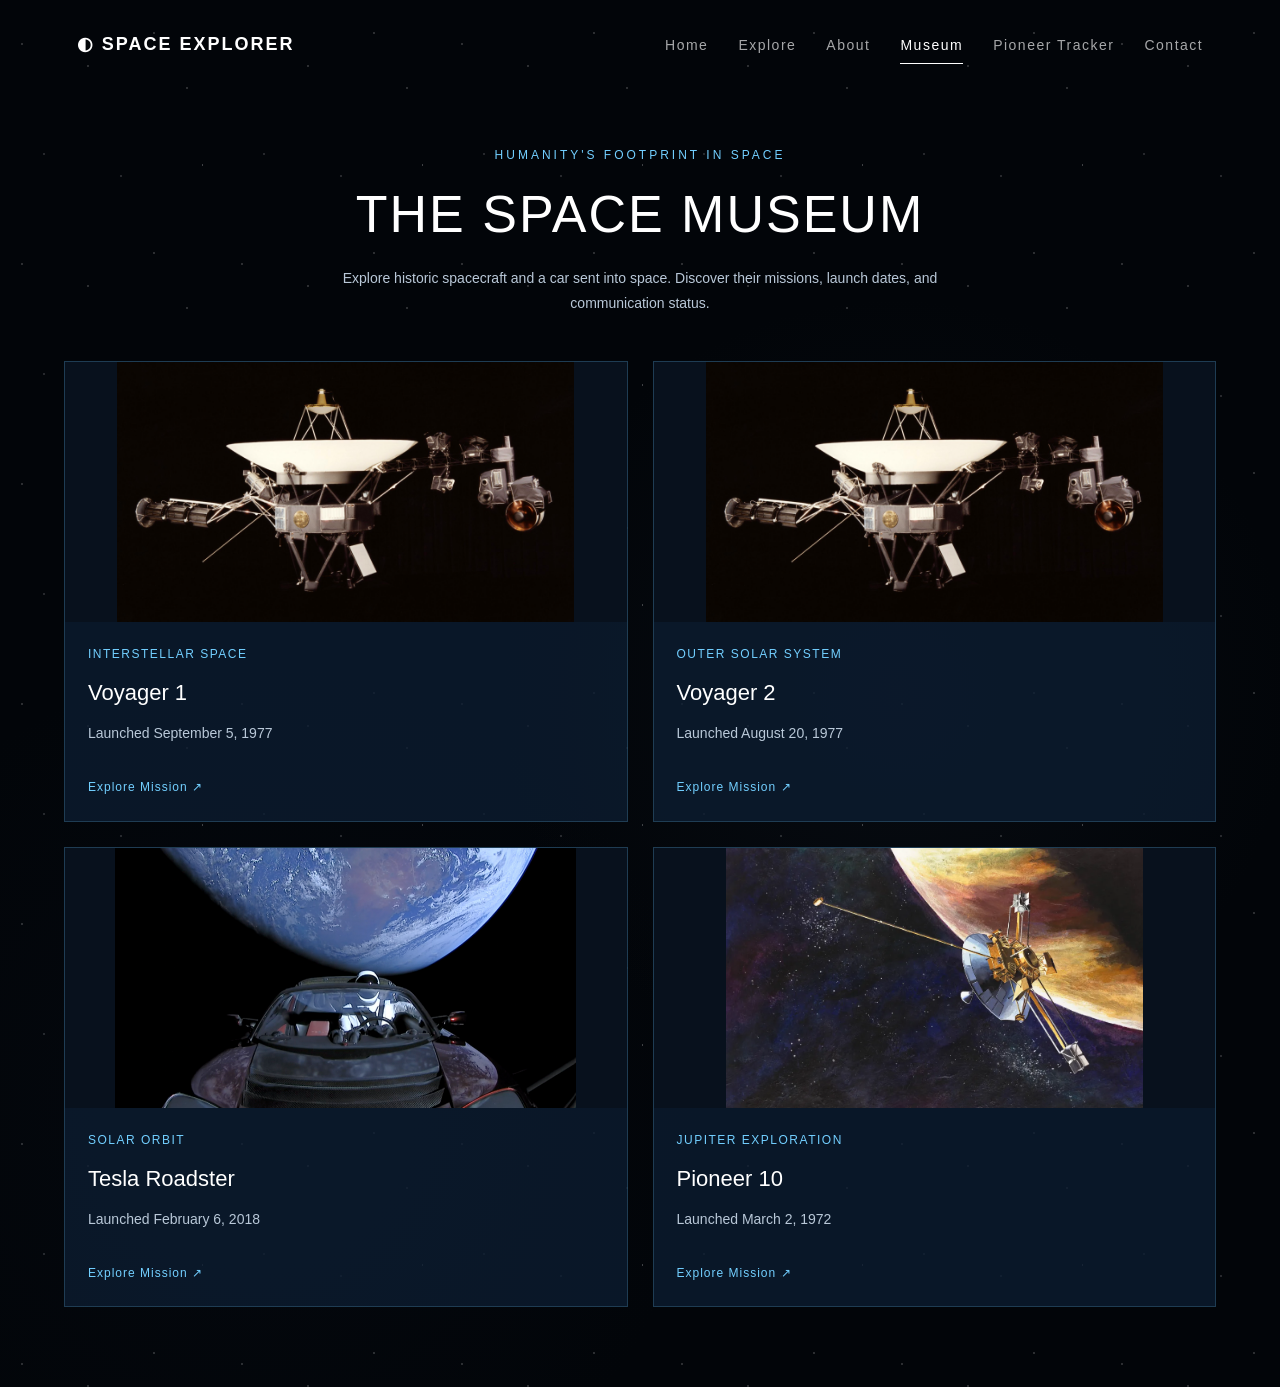
<file: museum.html>
<!DOCTYPE html>
<html lang="en">
<head>
    <meta charset="UTF-8">
    <meta name="viewport" content="width=device-width, initial-scale=1.0">
    <title>Space Museum | Abandoned but Not Forgotten</title>
    <link rel="stylesheet" href="style.css">
</head>

<body>
    <div class="space museum-page">

        <header>
            <div class="logo">◐ SPACE EXPLORER</div>
            <nav>
                <a href="index.html">Home</a>
                <a href="explore.html">Explore</a>
                <a href="about.html">About</a>
                <a href="museum.html" class="active">Museum</a>
                <a href="pioneer-tracker.html">Pioneer Tracker</a>
                <a href="contact.html">Contact</a>
            </nav>
        </header>

        <main class="museum-main">

            <section class="museum-heading">
                <p>HUMANITY'S FOOTPRINT IN SPACE</p>
                <h1>THE SPACE MUSEUM</h1>
                <p>
                    Explore historic spacecraft and a car sent into space.
                    Discover their missions, launch dates, and communication status.
                </p>
            </section>

            <section class="artifact-grid" id="artifactGrid">

                <!-- Voyager 1 -->
                <article class="artifact-card" data-id="voyager1">
                    <div class="artifact-img-box">
                        <img
                            src="image/voyager1.png"
                            alt="Voyager 1 spacecraft"
                            loading="lazy"
                        >
                    </div>

                    <div class="artifact-info">
                        <span class="artifact-tag">INTERSTELLAR SPACE</span>
                        <h2>Voyager 1</h2>
                        <p class="artifact-snippet">
                            Launched September 5, 1977
                        </p>
                        <button class="explore-link" type="button">
                            Explore Mission ↗
                        </button>
                    </div>
                </article>

                <!-- Voyager 2 -->
                <article class="artifact-card" data-id="voyager2">
                    <div class="artifact-img-box">
                        <img
                            src="image/voyager2.png"
                            alt="Voyager 2 spacecraft"
                            loading="lazy"
                        >
                    </div>

                    <div class="artifact-info">
                        <span class="artifact-tag">OUTER SOLAR SYSTEM</span>
                        <h2>Voyager 2</h2>
                        <p class="artifact-snippet">
                            Launched August 20, 1977
                        </p>
                        <button class="explore-link" type="button">
                            Explore Mission ↗
                        </button>
                    </div>
                </article>

                <!-- Tesla Roadster -->
                <article class="artifact-card" data-id="tesla">
                    <div class="artifact-img-box">
                        <img
                            src="image/tesla roadster.png"
                            alt="Tesla Roadster in space"
                            loading="lazy"
                        >
                    </div>

                    <div class="artifact-info">
                        <span class="artifact-tag">SOLAR ORBIT</span>
                        <h2>Tesla Roadster</h2>
                        <p class="artifact-snippet">
                            Launched February 6, 2018
                        </p>
                        <button class="explore-link" type="button">
                            Explore Mission ↗
                        </button>
                    </div>
                </article>

                <!-- Pioneer 10 -->
                <article class="artifact-card" data-id="pioneer10">
                    <div class="artifact-img-box">
                        <img
                            src="image/pioneer10.png"
                            alt="Pioneer 10 spacecraft"
                            loading="lazy"
                        >
                    </div>

                    <div class="artifact-info">
                        <span class="artifact-tag">JUPITER EXPLORATION</span>
                        <h2>Pioneer 10</h2>
                        <p class="artifact-snippet">
                            Launched March 2, 1972
                        </p>
                        <button class="explore-link" type="button">
                            Explore Mission ↗
                        </button>
                    </div>
                </article>

            </section>
        </main>

        <!-- Mission details modal -->
        <div
            class="artifact-modal"
            id="artifactModal"
            role="dialog"
            aria-modal="true"
            aria-labelledby="modalTitle"
        >
            <div class="modal-content">

                <button
                    class="close-modal"
                    id="closeModal"
                    type="button"
                    aria-label="Close details"
                >
                    &times;
                </button>

                <div class="modal-body" id="modalBody"></div>

            </div>
        </div>

    </div>

    <script src="museum.js"></script>
</body>
</html>
</file>
<file: style.css>
/* =========================================
   RESET & GLOBAL
========================================= */

* {
    margin: 0;
    padding: 0;
    box-sizing: border-box;
}

html {
    min-height: 100%;
    scroll-behavior: smooth;
}

body {
    min-height: 100vh;
    overflow-x: hidden;
    overflow-y: auto;
    background: #020509;
    color: #fff;
    font-family: Arial, Helvetica, sans-serif;
    font-size: 14px;
    line-height: 1.7;
}

img {
    max-width: 100%;
}

button,
input,
textarea {
    font: inherit;
}

a {
    color: inherit;
}

/* =========================================
   MAIN SPACE & STARS
========================================= */

.space {
    position: relative;
    isolation: isolate;
    width: 100%;
    min-height: 100vh;
    overflow: hidden;
    background:
        radial-gradient(circle at 70% 50%, rgba(30, 40, 55, .18), transparent 35%),
        radial-gradient(circle at 20% 80%, rgba(20, 30, 50, .12), transparent 30%),
        #020509;
}

.space::before {
    content: "";
    position: absolute;
    inset: 0;
    z-index: -1;
    pointer-events: none;
    background-image:
        radial-gradient(1px 1px at 10% 20%, rgba(255,255,255,.8), transparent),
        radial-gradient(1px 1px at 20% 70%, rgba(255,255,255,.7), transparent),
        radial-gradient(1px 1px at 40% 30%, rgba(255,255,255,.8), transparent),
        radial-gradient(1px 1px at 55% 80%, rgba(255,255,255,.7), transparent),
        radial-gradient(1px 1px at 70% 15%, rgba(255,255,255,.8), transparent),
        radial-gradient(1px 1px at 85% 40%, rgba(255,255,255,.8), transparent),
        radial-gradient(1px 1px at 92% 75%, rgba(255,255,255,.7), transparent);
    background-size: 220px 220px;
    opacity: .7;
}

/* =========================================
   HEADER & NAVBAR
========================================= */

header {
    position: relative;
    z-index: 10;
    min-height: 90px;
    display: flex;
    align-items: center;
    justify-content: space-between;
    gap: 25px;
    padding: 15px 6vw;
}

.logo {
    color: #fff;
    text-decoration: none;
    font-size: 18px;
    font-weight: 600;
    letter-spacing: 2px;
    line-height: 1.4;
    white-space: nowrap;
}

nav {
    display: flex;
    align-items: center;
    gap: 30px;
}

nav a {
    position: relative;
    color: rgba(255,255,255,.65);
    text-decoration: none;
    font-size: 14px;
    font-weight: 400;
    letter-spacing: 1.5px;
    line-height: 1.5;
    white-space: nowrap;
    transition: color .3s ease;
}

nav a:hover,
nav a.active {
    color: #fff;
}

nav a.active::after {
    content: "";
    position: absolute;
    left: 0;
    right: 0;
    bottom: -8px;
    height: 1px;
    background: #fff;
}

/* =========================================
   GENERAL MAIN
========================================= */

main {
    position: relative;
    z-index: 1;
    min-height: calc(100vh - 90px);
    display: flex;
    align-items: center;
}

/* =========================================
   HOME HERO
========================================= */

.hero-content {
    position: relative;
    z-index: 3;
    width: 470px;
    margin-left: 7vw;
}

.eyebrow {
    margin-bottom: 25px;
    color: rgba(255,255,255,.55);
    font-size: 12px;
    letter-spacing: 4px;
    line-height: 1.6;
}

.hero-content h1 {
    margin-bottom: 30px;
    font-size: clamp(55px, 6vw, 95px);
    line-height: .95;
    font-weight: 300;
    letter-spacing: -3px;
}

.description {
    width: 320px;
    margin-bottom: 35px;
    color: rgba(255,255,255,.55);
    font-size: 14px;
    line-height: 1.8;
}

/* =========================================
   START BUTTON
========================================= */

#startBtn {
    min-width: 190px;
    padding: 15px 22px;
    border: 1px solid rgba(255,255,255,.4);
    background: rgba(255,255,255,.04);
    color: #fff;
    font-size: 12px;
    letter-spacing: 1.5px;
    cursor: pointer;
    transition: background .3s, color .3s;
}

#startBtn span {
    margin-left: 15px;
    font-size: 17px;
}

#startBtn:hover {
    background: #fff;
    color: #020509;
}

/* =========================================
   3D MOON
========================================= */

.moon-wrapper {
    position: absolute;
    top: 50%;
    right: -8vw;
    z-index: 2;
    width: min(65vw, 850px);
    height: min(65vw, 850px);
    transform: translateY(-50%);
    pointer-events: none;
}

#moon3d {
    position: relative;
    width: 100%;
    height: 100%;
}

#moon3d canvas {
    display: block;
    width: 100%;
    height: 100%;
}

/* =========================================
   EXPLORE PAGE
========================================= */

.explore-main {
    position: relative;
    display: flex;
    flex-direction: column;
    align-items: center;
    justify-content: flex-start;
    width: 100%;
    min-height: calc(100vh - 90px);
    padding: 35px 0 50px;
    overflow: visible;
}

.explore-heading {
    position: relative;
    z-index: 2;
    max-width: 650px;
    margin-bottom: 25px;
    text-align: center;
}

.explore-heading .eyebrow {
    margin-bottom: 15px;
}

.explore-heading h1 {
    margin-bottom: 18px;
    font-size: clamp(45px, 5vw, 70px);
    line-height: 1;
    font-weight: 300;
    letter-spacing: -2px;
}

.explore-heading .description {
    width: auto;
    max-width: 480px;
    margin: 0 auto;
    font-size: 14px;
}

.destinations {
    display: grid;
    grid-template-columns: repeat(2, minmax(0, 1fr));
    gap: 35px;
    width: 90%;
    max-width: 1050px;
    margin-top: 5px;
    padding-bottom: 30px;
}

.planet-card {
    position: relative;
    height: 390px;
    overflow: hidden;
    border: 1px solid rgba(255,255,255,.12);
    background: rgba(255,255,255,.025);
    color: #fff;
    text-decoration: none;
    transition: border-color .3s, background .3s, transform .3s;
}

.planet-card:hover {
    transform: translateY(-4px);
    border-color: rgba(255,255,255,.35);
    background: rgba(255,255,255,.05);
}

.planet-view {
    position: absolute;
    top: 0;
    left: 0;
    right: 0;
    height: 285px;
    overflow: hidden;
}

.planet-canvas {
    position: relative;
    width: 100%;
    height: 100%;
}

.planet-canvas canvas {
    display: block;
    width: 100%;
    height: 100%;
}

.planet-info {
    position: absolute;
    z-index: 2;
    left: 30px;
    right: 30px;
    bottom: 25px;
}

.planet-info p {
    margin-bottom: 8px;
    color: rgba(255,255,255,.4);
    font-size: 11px;
    letter-spacing: 2px;
    line-height: 1.5;
}

.planet-info h2 {
    margin-bottom: 8px;
    font-size: 24px;
    font-weight: 300;
    letter-spacing: 1.5px;
    line-height: 1.4;
}

.planet-info span {
    color: rgba(255,255,255,.65);
    font-size: 12px;
    letter-spacing: 1px;
    transition: color .3s;
}

.planet-card:hover .planet-info span {
    color: #fff;
}

/* =========================================
   ABOUT PAGE
========================================= */

.about-content {
    position: relative;
    display: flex;
    align-items: center;
    width: 100%;
    min-height: calc(100vh - 90px);
    padding: 0 8vw;
}

.about-label {
    position: absolute;
    top: 22%;
    left: 8vw;
    color: rgba(255,255,255,.45);
    font-size: 12px;
    letter-spacing: 3px;
    line-height: 1.6;
}

.about-text {
    max-width: 650px;
    margin-top: 50px;
}

.about-text h1 {
    margin-bottom: 35px;
    font-size: clamp(55px, 7vw, 100px);
    line-height: .95;
    font-weight: 300;
    letter-spacing: -3px;
}

.about-text p {
    max-width: 350px;
    color: rgba(255,255,255,.65);
    font-size: 14px;
    line-height: 1.8;
}

/* =========================================
   CONTACT PAGE
========================================= */

.contact-content {
    display: flex;
    align-items: center;
    justify-content: space-between;
    gap: 35px;
    width: 100%;
    min-height: calc(100vh - 90px);
    padding: 0 10vw;
}

.contact-heading {
    width: 45%;
}

.contact-heading h1 {
    font-size: clamp(55px, 7vw, 100px);
    line-height: .95;
    font-weight: 300;
    letter-spacing: -3px;
}

#contactForm {
    display: flex;
    flex-direction: column;
    gap: 15px;
    width: 420px;
    max-width: 100%;
}

#contactForm input,
#contactForm textarea {
    width: 100%;
    padding: 15px;
    border: 1px solid rgba(255,255,255,.18);
    outline: none;
    background: rgba(255,255,255,.03);
    color: #fff;
    font-family: Arial, Helvetica, sans-serif;
    font-size: 14px;
    line-height: 1.6;
    transition: border-color .3s;
}

#contactForm input {
    height: 50px;
}

#contactForm textarea {
    min-height: 130px;
    resize: vertical;
}

#contactForm input:focus,
#contactForm textarea:focus {
    border-color: rgba(255,255,255,.55);
}

#contactForm input::placeholder,
#contactForm textarea::placeholder {
    color: rgba(255,255,255,.45);
}

#contactForm button {
    align-self: flex-start;
    padding: 15px 22px;
    border: 1px solid rgba(255,255,255,.4);
    background: rgba(255,255,255,.04);
    color: #fff;
    font-size: 12px;
    letter-spacing: 1.5px;
    cursor: pointer;
    transition: background .3s, color .3s;
}

#contactForm button:hover {
    background: #fff;
    color: #020509;
}

/* =========================================
   SCROLL INDICATOR
========================================= */

.scroll {
    position: absolute;
    z-index: 5;
    bottom: 35px;
    left: 6vw;
    display: flex;
    align-items: center;
    gap: 12px;
    color: rgba(255,255,255,.5);
    font-size: 11px;
    letter-spacing: 2px;
}

.scroll span {
    display: block;
    width: 1px;
    height: 35px;
    background: rgba(255,255,255,.5);
}

/* =========================================
   SPACE MUSEUM
========================================= */

.museum-page {
    min-height: 100vh;
    overflow: visible;
}

.museum-page .logo {
    color: #fff;
    text-decoration: none;
}

.museum-main {
    position: relative;
    z-index: 1;
    display: block;
    width: 90%;
    max-width: 1250px;
    min-height: auto;
    margin: 0 auto;
    padding: 55px 0 80px;
}

.museum-heading {
    max-width: 750px;
    margin: 0 auto 45px;
    text-align: center;
}

.museum-heading > p:first-child {
    margin-bottom: 18px;
    color: #72cfff;
    font-size: 12px;
    letter-spacing: 3px;
    line-height: 1.7;
}

.museum-heading h1 {
    margin-bottom: 20px;
    color: #fff;
    font-size: clamp(32px, 5vw, 52px);
    font-weight: 300;
    letter-spacing: 2px;
    line-height: 1.2;
}

.museum-heading > p:last-child {
    max-width: 650px;
    margin: 0 auto;
    color: #b9c8d8;
    font-size: 14px;
    line-height: 1.8;
}

/* Museum artifact cards */

.artifact-grid {
    display: grid;
    grid-template-columns: repeat(2, minmax(0, 1fr));
    gap: 25px;
    width: 100%;
}

.artifact-card {
    display: flex;
    flex-direction: column;
    min-width: 0;
    overflow: hidden;
    border: 1px solid rgba(114,207,255,.2);
    background: rgba(12,29,49,.78);
    color: #fff;
    cursor: pointer;
    transition:
        transform .3s ease,
        border-color .3s ease,
        background .3s ease;
}

.artifact-card:hover {
    transform: translateY(-5px);
    border-color: #72cfff;
    background: rgba(15,36,58,.95);
}

.artifact-card:focus-within {
    outline: 2px solid #72cfff;
    outline-offset: 3px;
}

.artifact-img-box {
    display: flex;
    align-items: center;
    justify-content: center;
    width: 100%;
    height: 260px;
    overflow: hidden;
    background: #08111d;
}

.artifact-img-box img {
    display: block;
    width: 100%;
    height: 100%;
    object-fit: contain;
    object-position: center;
    transition: transform .4s ease;
}

.artifact-card:hover .artifact-img-box img {
    transform: scale(1.03);
}

.artifact-info {
    display: flex;
    flex: 1;
    flex-direction: column;
    align-items: flex-start;
    padding: 23px;
}

.artifact-tag {
    display: inline-block;
    margin-bottom: 14px;
    color: #72cfff;
    font-size: 12px;
    letter-spacing: 1.5px;
    line-height: 1.6;
}

.artifact-info h2 {
    margin-bottom: 12px;
    color: #fff;
    font-size: 22px;
    font-weight: 400;
    line-height: 1.4;
}

.artifact-snippet {
    margin-bottom: 22px;
    color: #b9c8d8;
    font-size: 14px;
    line-height: 1.8;
}

button.explore-link {
    display: inline-block;
    margin-top: auto;
    padding: 10px 0 0;
    border: 0;
    background: transparent;
    color: #72cfff;
    font-size: 12px;
    letter-spacing: 1px;
    line-height: 1.6;
    text-align: left;
    cursor: pointer;
    transition: color .3s ease;
}

.artifact-card:hover button.explore-link {
    color: #fff;
}

button.explore-link:focus-visible {
    outline: 1px solid #72cfff;
    outline-offset: 5px;
}

/* =========================================
   MUSEUM MODAL
========================================= */

.artifact-modal {
    display: none;
    position: fixed;
    inset: 0;
    z-index: 1000;
    align-items: center;
    justify-content: center;
    padding: 20px;
    background: rgba(0,0,0,.86);
    backdrop-filter: blur(5px);
    -webkit-backdrop-filter: blur(5px);
}

.artifact-modal.active {
    display: flex;
}

.modal-content {
    position: relative;
    width: 100%;
    max-width: 900px;
    max-height: 90vh;
    overflow-x: hidden;
    overflow-y: auto;
    overscroll-behavior: contain;
    border: 1px solid rgba(114,207,255,.3);
    background: #0c1d31;
    box-shadow: 0 20px 70px rgba(0,0,0,.5);
    scrollbar-color: #35566e #0c1d31;
    scrollbar-width: thin;
}

.close-modal {
    position: sticky;
    top: 10px;
    float: right;
    z-index: 5;
    display: flex;
    align-items: center;
    justify-content: center;
    width: 36px;
    height: 36px;
    margin: 10px 10px -46px 0;
    padding: 0;
    border: 1px solid rgba(255,255,255,.2);
    background: rgba(2,5,9,.9);
    color: #fff;
    font-size: 27px;
    line-height: 1;
    cursor: pointer;
    transition: background .2s, color .2s;
}

.close-modal:hover,
.close-modal:focus-visible {
    outline: none;
    background: #72cfff;
    color: #07111f;
}

.modal-body {
    display: grid;
    grid-template-columns: minmax(0, 1fr) minmax(0, 1fr);
    align-items: start;
    gap: 28px;
    padding: 30px;
}

.modal-img {
    min-width: 0;
    overflow: hidden;
    background: #08111d;
}

.modal-img img {
    display: block;
    width: 100%;
    max-height: 440px;
    aspect-ratio: 4 / 5;
    object-fit: contain;
    object-position: center;
}

.modal-text {
    min-width: 0;
    padding-top: 5px;
    overflow-wrap: anywhere;
}

.modal-text .artifact-tag {
    margin-bottom: 12px;
}

.modal-text h2 {
    margin: 5px 0 18px;
    color: #fff;
    font-size: 26px;
    font-weight: 400;
    line-height: 1.4;
}

.modal-text p {
    margin-bottom: 20px;
    color: #c1cfdd;
    font-size: 14px;
    line-height: 1.8;
}

.modal-text p strong {
    color: #72cfff;
    font-weight: 400;
}

.modal-text a,
.image-credit a {
    color: #72cfff;
    text-decoration: none;
    overflow-wrap: anywhere;
}

.modal-text a:hover,
.image-credit a:hover {
    color: #fff;
    text-decoration: underline;
}

.image-credit {
    padding: 10px;
    color: #9fb2c5;
    font-size: 12px;
    line-height: 1.7;
}

.image-error {
    padding: 20px;
    color: #ffb9b9;
    font-size: 14px;
    line-height: 1.7;
}

body.museum-modal-open {
    overflow: hidden;
}

/* =========================================
   LARGE TABLETS
========================================= */

@media (max-width: 1000px) {
    .moon-wrapper {
        right: -20vw;
        width: 650px;
        height: 650px;
    }

    .destinations {
        gap: 20px;
    }

    .contact-content {
        padding: 0 6vw;
    }
}

/* =========================================
   TABLET
========================================= */

@media (max-width: 800px) {
    header {
        gap: 18px;
    }

    nav {
        gap: 18px;
    }

    nav a {
        font-size: 13px;
        letter-spacing: 1px;
    }

    .hero-content {
        width: 400px;
        margin-left: 5vw;
    }

    .hero-content h1 {
        font-size: 55px;
    }

    .moon-wrapper {
        right: -250px;
        width: 500px;
        height: 500px;
        opacity: .5;
    }

    .destinations {
        grid-template-columns: 1fr;
        max-width: 500px;
        gap: 25px;
    }

    .planet-card {
        height: 350px;
    }

    .explore-main {
        min-height: auto;
        padding-top: 20px;
        padding-bottom: 50px;
    }

    .contact-content {
        flex-direction: column;
        align-items: flex-start;
        justify-content: center;
        gap: 35px;
    }

    .contact-heading {
        width: 100%;
    }

    #contactForm {
        width: 100%;
        max-width: 500px;
    }

    .museum-main {
        width: 92%;
    }

    .artifact-grid {
        grid-template-columns: repeat(2, minmax(0, 1fr));
        gap: 20px;
    }

    .artifact-img-box {
        height: 220px;
    }

    .modal-body {
        gap: 22px;
        padding: 25px;
    }
}

/* =========================================
   MOBILE
========================================= */

@media (max-width: 600px) {
    header {
        min-height: 75px;
        height: auto;
        padding: 15px 5vw;
    }

    .logo {
        font-size: 16px;
    }

    nav {
        display: none;
    }

    .hero-content {
        width: 80%;
        margin-left: 7vw;
    }

    .hero-content h1 {
        font-size: 48px;
    }

    .moon-wrapper {
        right: -210px;
        width: 420px;
        height: 420px;
        opacity: .35;
    }

    .explore-main {
        width: 100%;
        min-height: auto;
        height: auto;
        padding: 20px 0 60px;
        overflow: visible;
    }

    .explore-heading {
        width: 90%;
        max-width: 650px;
        margin-bottom: 30px;
    }

    .explore-heading h1 {
        font-size: 45px;
        line-height: 1;
    }

    .explore-heading .description {
        width: 100%;
        max-width: 480px;
        font-size: 14px;
    }

    .destinations {
        grid-template-columns: 1fr;
        gap: 25px;
        width: 90%;
        max-width: 500px;
        margin-top: 5px;
        padding-bottom: 30px;
    }

    .planet-card {
        width: 100%;
        height: 350px;
        flex-shrink: 0;
    }

    .planet-view {
        height: 250px;
    }

    .planet-info {
        left: 22px;
        right: 22px;
        bottom: 20px;
    }

    .planet-info h2 {
        font-size: 23px;
    }

    .about-content {
        min-height: calc(100vh - 75px);
        padding: 0 7vw;
    }

    .about-label {
        left: 7vw;
    }

    .about-text h1 {
        font-size: 50px;
    }

    .contact-content {
        min-height: calc(100vh - 75px);
        padding: 40px 7vw;
    }

    .contact-heading h1 {
        font-size: 50px;
    }

    .museum-main {
        width: 90%;
        padding: 35px 0 55px;
    }

    .museum-heading {
        margin-bottom: 30px;
    }

    .museum-heading > p:first-child {
        font-size: 11px;
        letter-spacing: 2px;
    }

    .museum-heading h1 {
        font-size: clamp(27px, 8vw, 35px);
        letter-spacing: 1px;
        line-height: 1.2;
    }

    .museum-heading > p:last-child {
        font-size: 14px;
        line-height: 1.8;
    }

    .artifact-grid {
        grid-template-columns: minmax(0, 1fr);
        gap: 22px;
    }

    .artifact-img-box {
        height: 230px;
    }

    .artifact-info {
        padding: 20px;
    }

    .artifact-info h2 {
        font-size: 21px;
    }

    .artifact-modal {
        align-items: center;
        padding: 12px;
    }

    .modal-content {
        max-height: 92vh;
    }

    .modal-body {
        grid-template-columns: minmax(0, 1fr);
        gap: 20px;
        padding: 20px;
    }

    .modal-img img {
        max-height: 260px;
        aspect-ratio: 16 / 10;
    }

    .modal-text h2 {
        font-size: 24px;
    }

    .modal-text p {
        font-size: 14px;
    }

    .close-modal {
        margin-top: 8px;
        margin-right: 8px;
    }
}

/* =========================================
   ACCESSIBILITY: REDUCED MOTION
========================================= */

@media (prefers-reduced-motion: reduce) {
    html {
        scroll-behavior: auto;
    }

    *,
    *::before,
    *::after {
        animation-duration: .01ms !important;
        animation-iteration-count: 1 !important;
        transition-duration: .01ms !important;
        scroll-behavior: auto !important;
    }

    .artifact-card:hover,
    .artifact-card:hover .artifact-img-box img {
        transform: none;
    }
}
</file>
